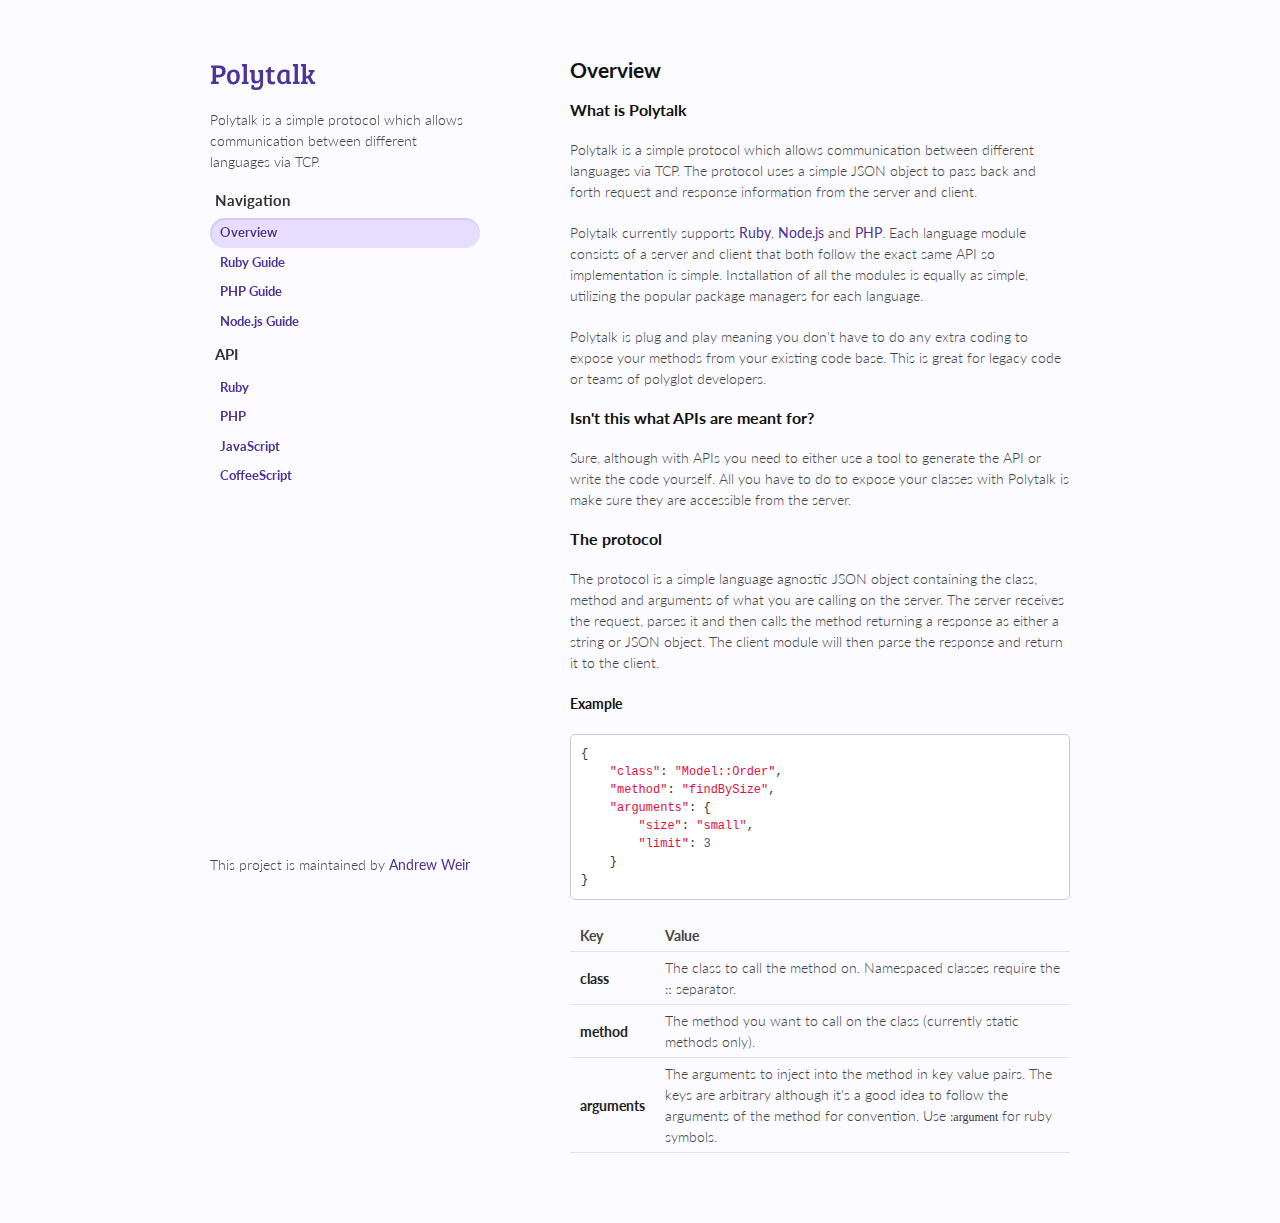
<file: index.html>
<!doctype html>
<html ng-app="Polytalk">
  <head>
    <meta charset="utf-8">
    <meta http-equiv="X-UA-Compatible" content="chrome=1">
    <title>Polytalk</title>
    <link rel="shortcut icon"href="/favicon.ico">
    <link rel="stylesheet" href="stylesheets/styles.css">
    <link rel="stylesheet" href="stylesheets/github.css">
    <meta name="viewport" content="width=device-width, initial-scale=1, user-scalable=no">

    <!--[if lt IE 9]>
    <script src="//html5shiv.googlecode.com/svn/trunk/html5.js"></script>
    <![endif]-->
  </head>
  <body ng-controller="AppController">
    <div class="wrapper">
      <header>
        <h1><a href="/#/">Polytalk</a></h1>
        <p>Polytalk is a simple protocol which allows communication between different languages via TCP.</p>

        <h3 class="nav-header">Navigation</h3>
        <ul class="nav">
          <li><a href="/#/" ng-class="{active: page == ''}">Overview</a></li>
          <li><a href="/#/ruby" ng-class="{active: page == 'ruby'}">Ruby Guide</a></li>
          <li><a href="/#/php" ng-class="{active: page == 'php'}">PHP Guide</a></li>
          <li><a href="/#/node" ng-class="{active: page == 'node'}">Node.js Guide</a></li>
          <!-- <li><a href="/#/faq" ng-class="{active: page == 'faq'}">Frequently Asked Questions</a></li> -->
        </ul>

        <h3 class="nav-header">API</h3>
        <ul class="api">
          <li><a href="/#/api/ruby" ng-class="{active: api == 'ruby'}">Ruby</a></li>
          <li><a href="/#/api/php" ng-class="{active: api == 'php'}">PHP</a></li>
          <li><a href="/#/api/javascript" ng-class="{active: api == 'javascript'}">JavaScript</a></li>
          <li><a href="/#/api/coffeescript" ng-class="{active: api == 'coffeescript'}">CoffeeScript</a></li>
        </ul>

      </header>
      <section>
        <ng-view></ng-view>
      </section>
      
      <footer>
        <!-- <a href="http://www.petflow.com/polytalk" class="sponsor"><img src="images/sponsor.png" alt=""></a>
        <p>Sponsored by <a href="http://www.petflow.com/polytalk">PetFlow.com</a></p> -->
        <p>This project is maintained by <a href="https://github.com/andruu">Andrew Weir</a></p>
        <p style="display:none"><small>Hosted on GitHub Pages &mdash; Theme by <a href="https://github.com/orderedlist">orderedlist</a></small></p>
      </footer>
    </div>
    <script src="//cdnjs.cloudflare.com/ajax/libs/jquery/1.8.3/jquery.min.js"></script>
    <script src="javascripts/scale.fix.js"></script>
    <script src="javascripts/prettify.js"></script>
    <script src="javascripts/angular.min.js"></script>
    <script src="javascripts/app.js"></script>
    

    <script type="text/javascript">
    var _gaq = _gaq || [];
    _gaq.push(['_setAccount', 'UA-36452368-1']);
    _gaq.push(['_trackPageview']);

    (function() {
      var ga = document.createElement('script'); ga.type = 'text/javascript'; ga.async = true;
      ga.src = ('https:' == document.location.protocol ? 'https://ssl' : 'http://www') + '.google-analytics.com/ga.js';
      var s = document.getElementsByTagName('script')[0]; s.parentNode.insertBefore(ga, s);
    })();
    </script>
  </body>
</html>
</file>
<file: stylesheets/styles.css>
@import url(http://fonts.googleapis.com/css?family=Bree+Serif);
@import url(https://fonts.googleapis.com/css?family=Lato:300italic,700italic,300,700);

body {
  padding:50px;
  font:14px/1.5 Lato, "Helvetica Neue", Helvetica, Arial, sans-serif;
  color:#444;
  font-weight:300;
  background-color:#fcfbff;
}

h1, h2, h3, h4, h5, h6 {
  color:#111;
  margin:0 0 20px;
  text-shadow:#fff 1px 1px 1px;
}

p, ul, ol, table, pre, dl {
  margin:0 0 20px;
}

h1, h2, h3 {
  line-height:1.1;
}

.return {
  color:#999;
}

h1 {
  font-size:28px;
  font-family: 'Bree Serif', serif;
  font-weight:400;
  color:#4d3499;
}

h2 {
  color:#111;
}

h3, h4, h5, h6 {
  color:#111;
}

a {
  color:#4d3499;
  font-weight:400;
  text-decoration:none;
}

a:hover {
 text-decoration:underline; 
}

a small {
  font-size:11px;
  color:#777;
  margin-top:-0.6em;
  display:block;
}

.wrapper {
  width:860px;
  margin:0 auto;
}

blockquote {
  border-left:1px solid #e5e5e5;
  margin:0;
  padding:0 0 0 20px;
  font-style:italic;
}

code, pre {
  font-family:Monaco, Bitstream Vera Sans Mono, Lucida Console, Terminal;
  color:#333;
  font-size:12px;
}

pre {
  padding:8px 15px;
  background: #f8f8f8;  
  border-radius:5px;
  border:1px solid #e5e5e5;
  overflow-x: auto;
}

table {
  width:100%;
  border-collapse:collapse;
}

th, td {
  text-align:left;
  padding:5px 10px;
  border-bottom:1px solid #e5e5e5;
}

dt {
  color:#444;
  font-weight:700;
}

th {
  color:#444;
}

img {
  max-width:100%;
}

header {
  width:270px;
  float:left;
  position:fixed;
}

header ul {
  margin:0;
  padding:0;
  margin-bottom:10px;
}

header ul li {
  list-style: none;
}

header ul li a {
  display:block;
  -webkit-border-radius: 20px;
  -moz-border-radius: 20px;
  border-radius: 20px;
  font-weight:bold;
  padding:5px 10px;
  text-shadow:#fff 1px 1px 1px;
  font-size:13px;
}

header ul li a.active {
  background-color:#e7deff;
  -webkit-box-shadow: inset 1px 1px 1px 1px #d6cbf4;      
  box-shadow: inset 1px 1px 1px 1px #d6cbf4;
}

header ul.api {
  
}
header ul.api li {
}
header ul.api li a {
  
}

header h3.nav-header {
  margin:0;
  margin-bottom:10px;
  margin-left:5px;
  color:#333;
  font-size:15px;
}

strong {
  color:#222;
  font-weight:700;
}

header ul a strong {
  font-size:14px;
  display:block;
  color:#222;
}

section {
  width:500px;
  float:right;
  padding-bottom:50px;
}

small {
  font-size:11px;
}

hr {
  border:0;
  background:#e5e5e5;
  height:1px;
  margin:0 0 20px;
}

footer {
  width:270px;
  float:left;
  position:fixed;
  bottom:20px;
}
footer p {
  margin-bottom: 5px;
}

header h4 {
  margin-bottom:0px;
}
header h4 a {
  font-weight:bold;
}

.sponsor {
  opacity:0.7;
  -webkit-transition: opacity 400ms;
  -moz-transition: opacity 400ms;
  -ms-transition: opacity 400ms;
  -o-transition: opacity 400ms;
  transition: opacity 400ms;
}
.sponsor:hover {
  opacity:1;
  -webkit-transition: opacity 400ms;
  -moz-transition: opacity 400ms;
  -ms-transition: opacity 400ms;
  -o-transition: opacity 400ms;
  transition: opacity 400ms;
}

@media print, screen and (max-width: 960px) {
  
  div.wrapper {
    width:auto;
    margin:0;
  }
  
  header, section, footer {
    float:none;
    position:static;
    width:auto;
  }
  
  header {
    padding-right:320px;
  }
  
  section {
    border:1px solid #e5e5e5;
    border-width:1px 0;
    padding:20px 0;
    margin:0 0 20px;
  }
  
  header a small {
    display:inline;
  }
  
  header ul {
    position:absolute;
    right:50px;
    top:52px;
  }
}

@media print, screen and (max-width: 720px) {
  body {
    word-wrap:break-word;
  }
  
  header {
    padding:0;
  }
  
  header ul, header p.view {
    position:static;
  }
  
  pre, code {
    word-wrap:normal;
  }
}

@media print, screen and (max-width: 480px) {
  body {
    padding:15px;
  }
  
/*  header ul {
    display:none;
  }*/
}

@media print {
  body {
    padding:0.4in;
    font-size:12pt;
    color:#444;
  }
}
</file>
<file: stylesheets/github.css>
/* GitHub Theme */
/* Pretty printing styles. Used with prettify.js. */
/* SPAN elements with the classes below are added by prettyprint. */
/* plain text */
.pln {
  color: #333333; }

@media screen {
  /* string content */
  .str {
    color: #dd1144; }

  /* a keyword */
  .kwd {
    color: #333333; }

  /* a comment */
  .com {
    color: #999988; }

  /* a type name */
  .typ {
    color: #445588; }

  /* a literal value */
  .lit {
    color: #445588; }

  /* punctuation */
  .pun {
    color: #333333; }

  /* lisp open bracket */
  .opn {
    color: #333333; }

  /* lisp close bracket */
  .clo {
    color: #333333; }

  /* a markup tag name */
  .tag {
    color: navy; }

  /* a markup attribute name */
  .atn {
    color: teal; }

  /* a markup attribute value */
  .atv {
    color: #dd1144; }

  /* a declaration */
  .dec {
    color: #333333; }

  /* a variable name */
  .var {
    color: teal; }

  /* a function name */
  .fun {
    color: #990000; } }
/* Use higher contrast and text-weight for printable form. */
@media print, projection {
  .str {
    color: #060; }

  .kwd {
    color: #006;
    font-weight: bold; }

  .com {
    color: #600;
    font-style: italic; }

  .typ {
    color: #404;
    font-weight: bold; }

  .lit {
    color: #044; }

  .pun, .opn, .clo {
    color: #440; }

  .tag {
    color: #006;
    font-weight: bold; }

  .atn {
    color: #404; }

  .atv {
    color: #060; } }
/* Style */
pre.prettyprint {
  background: white;
  font-family: Menlo, Monaco, Consolas, monospace;
  font-size: 12px;
  line-height: 1.5;
  border: 1px solid #ccc;
  padding: 10px; }

/* Specify class=linenums on a pre to get line numbering */
ol.linenums {
  margin-top: 0;
  margin-bottom: 0; }

/* IE indents via margin-left */
li.L0,
li.L1,
li.L2,
li.L3,
li.L4,
li.L5,
li.L6,
li.L7,
li.L8,
li.L9 {
  /* */ }

/* Alternate shading for lines */
li.L1,
li.L3,
li.L5,
li.L7,
li.L9 {
  /* */ }
</file>
